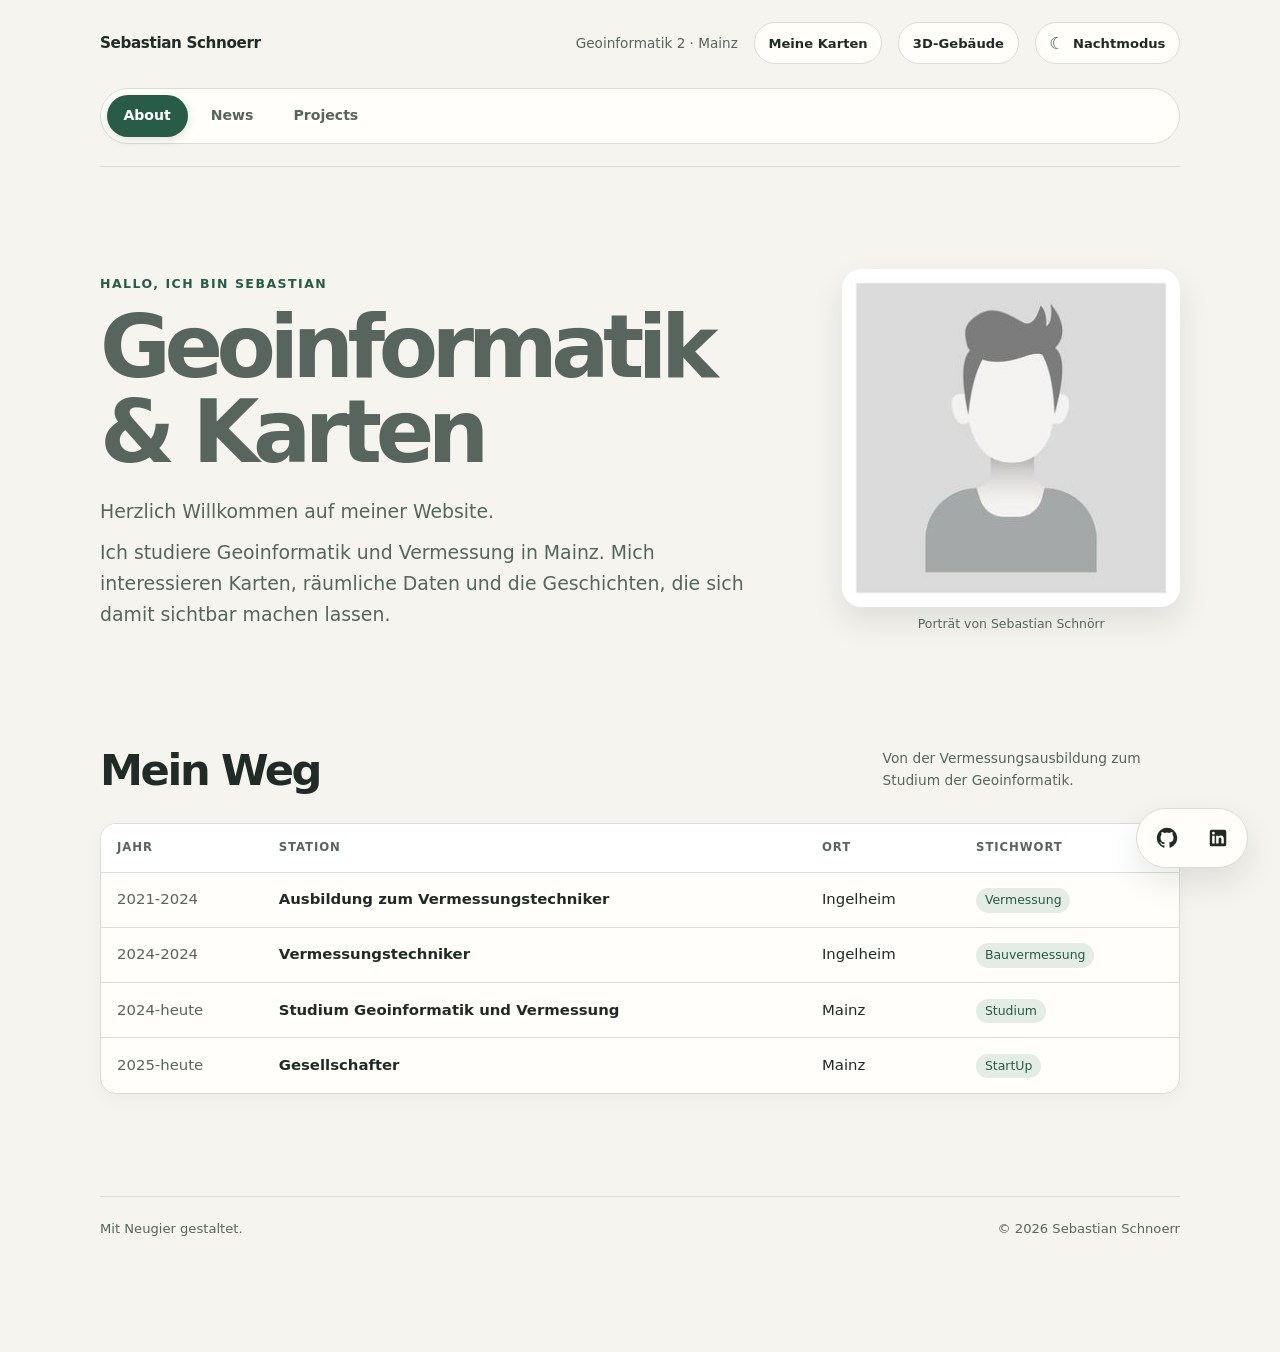
<file: index.html>
<!doctype html>
<html lang="de">
<head>
  <meta charset="utf-8">
  <meta name="viewport" content="width=device-width, initial-scale=1">
  <meta name="theme-color" content="#f5f4ef">
  <meta name="description" content="Die persönliche Startseite von Sebastian Schnoerr – Geoinformatik, Karten und Entdeckungen.">
  <title>Sebastian Schnoerr — Geoinformatik &amp; Karten</title>
  <link rel="stylesheet" href="style.css">
  <script src="script.js" defer></script>
</head>
<body>
  <div class="page">
    <header class="site-header">
      <a class="wordmark" href="#start">Sebastian Schnoerr</a>
      <div class="header-actions">
        <p class="header-note">Geoinformatik 2 · Mainz</p>
        <a class="maps-link" href="maps.html">Meine Karten</a>
        <a class="maps-link" href="buildings.html">3D-Gebäude</a>
        <button class="theme-toggle" id="theme-toggle" type="button" aria-label="Zum Nachtmodus wechseln" aria-pressed="false">
          <span class="theme-toggle-icon" aria-hidden="true">☾</span>
          <span class="theme-toggle-label">Nachtmodus</span>
        </button>
      </div>
      <nav class="tabs" role="tablist" aria-label="Hauptnavigation">
        <button class="tab is-active" id="tab-about" type="button" role="tab" aria-selected="true" aria-controls="panel-about" tabindex="0">About</button>
        <button class="tab" id="tab-news" type="button" role="tab" aria-selected="false" aria-controls="panel-news" tabindex="-1">News</button>
        <button class="tab" id="tab-projects" type="button" role="tab" aria-selected="false" aria-controls="panel-projects" tabindex="-1">Projects</button>
      </nav>
    </header>

    <main id="start">
        <section class="tab-panel is-active" id="panel-about" role="tabpanel" aria-labelledby="tab-about" tabindex="0">
          <section class="intro" aria-labelledby="intro-title">
            <div class="intro-copy">
              <p class="eyebrow">Hallo, ich bin Sebastian</p>
              <h1 id="intro-title">Geoinformatik &amp; Karten</h1>
              <p>Herzlich Willkommen auf meiner Website.</p>
              <p>Ich studiere Geoinformatik und Vermessung in Mainz. Mich interessieren Karten, räumliche Daten und die Geschichten, die sich damit sichtbar machen lassen.</p>
            </div>
            <figure class="portrait">
              <img src="assetsme.jpg" alt="Porträt von Sebastian Schnörr" width="640" height="480">
              <figcaption>Porträt von Sebastian Schnörr</figcaption>
            </figure>
          </section>
          <div class="section-heading">
            <h2 id="stations-title">Mein Weg</h2>
            <p class="section-aside">Von der Vermessungsausbildung zum Studium der Geoinformatik.</p>
          </div>
          <div class="table-wrap">
            <table>
              <thead>
                <tr>
                  <th scope="col">Jahr</th>
                  <th scope="col">Station</th>
                  <th scope="col">Ort</th>
                  <th scope="col">Stichwort</th>
                </tr>
              </thead>
              <tbody>
                <tr><td>2021-2024</td><td>Ausbildung zum Vermessungstechniker</td><td>Ingelheim</td><td><span class="tag">Vermessung</span></td></tr>
                <tr><td>2024-2024</td><td>Vermessungstechniker</td><td>Ingelheim</td><td><span class="tag">Bauvermessung</span></td></tr>
                <tr><td>2024-heute</td><td>Studium Geoinformatik und Vermessung</td><td>Mainz</td><td><span class="tag">Studium</span></td></tr>
                <tr><td>2025-heute</td><td>Gesellschafter</td><td>Mainz</td><td><span class="tag">StartUp</span></td></tr>
              </tbody>
            </table>
          </div>
        </section>

        <section class="tab-panel" id="panel-news" role="tabpanel" aria-labelledby="tab-news" tabindex="0" hidden>
          <div class="section-heading">
            <div>
              <p class="eyebrow">Aktuelles</p>
              <h2>News</h2>
            </div>
            <p class="section-aside">Neuigkeiten aus Ausbildung, Studium und Beruf.</p>
          </div>
          <div class="news-list" id="news-list" aria-live="polite" aria-busy="true">
            <p class="news-status">News werden geladen …</p>
          </div>
        </section>

        <section class="tab-panel" id="panel-projects" role="tabpanel" aria-labelledby="tab-projects" tabindex="0" hidden>
          <div class="section-heading">
            <div>
              <p class="eyebrow">Ausprobieren &amp; Gestalten</p>
              <h2>Projects</h2>
            </div>
            <p class="section-aside">Fiktive Projektideen als Ausblick auf eigene Web-Maps und Webseiten.</p>
          </div>
          <div class="gallery">
            <article class="card project-card">
              <div class="project-visual project-visual-routes" aria-hidden="true"><span>49.99° N</span><span class="map-pin">●</span></div>
              <div class="card-copy">
                <p class="project-type">Fiktives Web-Map-Konzept</p>
                <h3>Mainz Grünwege</h3>
                <p>Eine interaktive Karte mit schattigen Spazierwegen, Parks und ruhigen Plätzen in Mainz.</p>
              </div>
            </article>
            <article class="card project-card">
              <div class="project-visual project-visual-elevation" aria-hidden="true"><span>Höhenprofil</span><span class="elevation-line"></span></div>
              <div class="card-copy">
                <p class="project-type">Fiktives Web-Map-Konzept</p>
                <h3>Rheinhessen in Höhenlinien</h3>
                <p>Eine explorative Webkarte, die Geländehöhen und Landschaftsformen der Region erfahrbar macht.</p>
              </div>
            </article>
            <article class="card project-card">
              <div class="project-visual project-visual-campus" aria-hidden="true"><span>Campus Mainz</span><span class="campus-blocks">▦ ▦ ▦</span></div>
              <div class="card-copy">
                <p class="project-type">Fiktive Webseite</p>
                <h3>GeoCampus</h3>
                <p>Ein kompakter Campus-Finder mit barrierearmen Wegen, Gebäuden und wichtigen Anlaufstellen.</p>
              </div>
            </article>
          </div>
        </section>
    </main>

    <footer class="site-footer">
      <p>Mit Neugier gestaltet.</p>
      <p>© <span>2026</span> Sebastian Schnoerr</p>
    </footer>
  </div>
  <nav class="contact-links" aria-label="Kontakt und externe Profile">
    <a href="https://github.com/" target="_blank" rel="noopener noreferrer" aria-label="GitHub öffnen" title="GitHub">
      <svg viewBox="0 0 24 24" aria-hidden="true" focusable="false">
        <path d="M12 .9a11.1 11.1 0 0 0-3.51 21.63c.56.1.76-.24.76-.54v-2.08c-3.1.67-3.76-1.32-3.76-1.32-.5-1.29-1.24-1.63-1.24-1.63-1.01-.69.08-.68.08-.68 1.12.08 1.71 1.15 1.71 1.15 1 1.7 2.62 1.21 3.26.92.1-.72.39-1.21.71-1.49-2.47-.28-5.07-1.24-5.07-5.52 0-1.22.44-2.22 1.15-3-.12-.29-.5-1.43.11-2.98 0 0 .94-.3 3.05 1.14a10.6 10.6 0 0 1 5.55 0c2.12-1.44 3.05-1.14 3.05-1.14.61 1.55.23 2.69.11 2.98.72.78 1.15 1.78 1.15 3.01 0 4.29-2.61 5.23-5.1 5.5.4.35.76 1.02.76 2.06v3.08c0 .3.2.65.77.54A11.1 11.1 0 0 0 12 .9Z"/>
      </svg>
    </a>
    <a href="https://www.linkedin.com/" target="_blank" rel="noopener noreferrer" aria-label="LinkedIn öffnen" title="LinkedIn">
      <svg viewBox="0 0 24 24" aria-hidden="true" focusable="false">
        <path d="M19 3H5a2 2 0 0 0-2 2v14a2 2 0 0 0 2 2h14a2 2 0 0 0 2-2V5a2 2 0 0 0-2-2ZM8.34 18H5.67V9.42h2.67ZM7 8.25a1.55 1.55 0 1 1 .02-3.1 1.55 1.55 0 0 1-.02 3.1ZM18.33 18h-2.66v-4.18c0-1-.02-2.29-1.4-2.29-1.4 0-1.62 1.1-1.62 2.22V18H9.99V9.42h2.55v1.17h.04a2.8 2.8 0 0 1 2.52-1.39c2.7 0 3.23 1.78 3.23 4.1Z"/>
      </svg>
    </a>
  </nav>
</body>
</html>
</file>
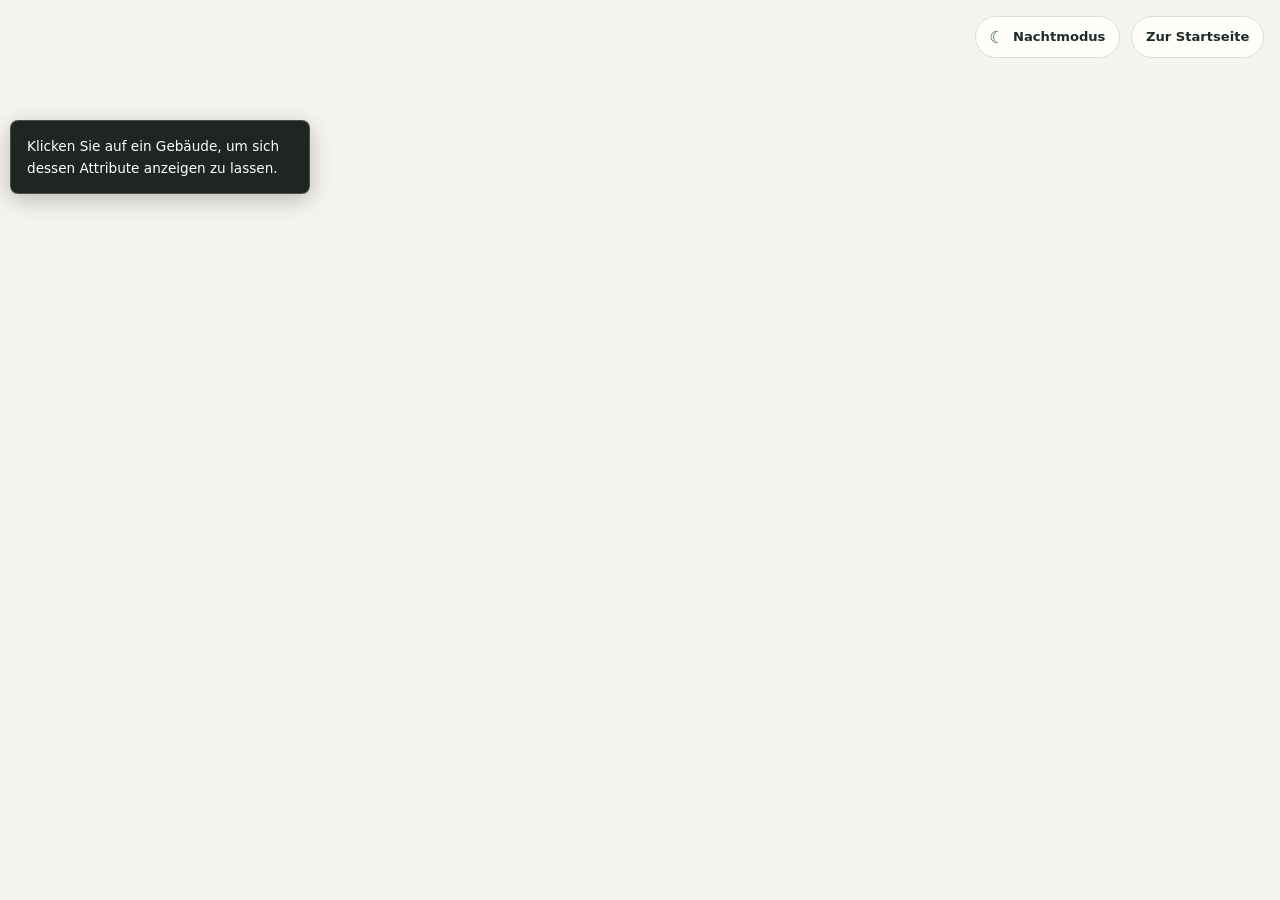
<file: buildings.html>
<!doctype html>
<html lang="de">
<head>
  <meta charset="utf-8">
  <meta name="viewport" content="width=device-width, initial-scale=1">
  <meta name="theme-color" content="#f5f4ef">
  <meta name="description" content="Interaktive 3D-Gebäudekarte auf Basis von basemap.de und LoD2-Gebäudedaten.">
  <title>3D-Gebäudekarte — Sebastian Schnoerr</title>
  <link rel="stylesheet" href="style.css">
  <link rel="stylesheet" href="https://cesium.com/downloads/cesiumjs/releases/1.137/Build/Cesium/Widgets/widgets.css">
  <script src="https://cesium.com/downloads/cesiumjs/releases/1.137/Build/Cesium/Cesium.js" defer></script>
  <script src="script.js" defer></script>
  <script src="buildings-map.js" defer></script>
</head>
<body class="building-view">
  <main id="cesiumContainer" aria-label="Interaktive 3D-Karte der Gebäude in Köln"></main>
  <a class="maps-link building-home-link" href="index.html">Zur Startseite</a>
  <button class="theme-toggle building-theme-toggle" id="theme-toggle" type="button" aria-label="Zum Nachtmodus wechseln" aria-pressed="false">
    <span class="theme-toggle-icon" aria-hidden="true">☾</span>
    <span class="theme-toggle-label">Nachtmodus</span>
  </button>
  <aside class="building-info" id="info" aria-live="polite" aria-label="Gebäudeinformationen">
    Klicken Sie auf ein Gebäude, um sich dessen Attribute anzeigen zu lassen.
  </aside>
</body>
</html>
</file>
<file: style.css>
:root {
  color-scheme: light;
  --paper: #f5f4ef;
  --surface: #fffefa;
  --surface-raised: #ffffff;
  --ink: #202b27;
  --muted: #58645e;
  --line: #d9ddd5;
  --accent: #285c49;
  --accent-soft: #e3ece5;
  --shadow: 0 14px 32px rgb(32 43 39 / 10%);
  --max-width: 1080px;
}

@media (prefers-color-scheme: dark) {
  :root:not([data-theme="light"]) {
    color-scheme: dark;
    --paper: #111815;
    --surface: #19221e;
    --surface-raised: #202b26;
    --ink: #edf3ef;
    --muted: #aab8b0;
    --line: #34423a;
    --accent: #91c8a9;
    --accent-soft: #293d32;
    --shadow: 0 16px 38px rgb(0 0 0 / 28%);
  }
}

:root[data-theme="night"] {
  color-scheme: dark;
  --paper: #111815;
  --surface: #19221e;
  --surface-raised: #202b26;
  --ink: #edf3ef;
  --muted: #aab8b0;
  --line: #34423a;
  --accent: #91c8a9;
  --accent-soft: #293d32;
  --shadow: 0 16px 38px rgb(0 0 0 / 28%);
}

:root,
body,
.table-wrap,
.card,
.tab,
.theme-toggle {
  transition: background-color 220ms ease, color 220ms ease, border-color 220ms ease;
}

*,
*::before,
*::after {
  box-sizing: border-box;
}

html {
  scroll-behavior: smooth;
}

body {
  margin: 0;
  padding-bottom: 5rem;
  background: var(--paper);
  color: var(--ink);
  font-family: Inter, ui-sans-serif, system-ui, -apple-system, BlinkMacSystemFont, "Segoe UI", sans-serif;
  font-size: 1rem;
  line-height: 1.65;
}

body.building-view {
  overflow: hidden;
  padding: 0;
}

body.building-view #cesiumContainer {
  position: fixed;
  inset: 0;
  width: 100%;
  height: 100%;
  padding: 0;
}

body.three-view {
  overflow: hidden;
  padding: 0;
  background: #101a26;
  color: #edf3ef;
}

.three-layout {
  position: fixed;
  inset: 0;
  display: grid;
  grid-template-columns: minmax(0, 1fr) 320px;
}

.three-scene {
  position: relative;
  min-width: 0;
  min-height: 0;
}

#three-map {
  position: absolute;
  inset: 0;
}

#three-map canvas {
  display: block;
  width: 100%;
  height: 100%;
  cursor: grab;
}

#three-map canvas:active {
  cursor: grabbing;
}

.three-sidebar {
  z-index: 1;
  overflow-y: auto;
  padding: clamp(1.25rem, 3vw, 2rem);
  border-left: 1px solid rgb(212 232 242 / 14%);
  background: #141f2c;
  box-shadow: -12px 0 32px rgb(0 0 0 / 18%);
}

.three-sidebar .eyebrow {
  color: #8fc5d8;
}

.three-sidebar h1 {
  margin-bottom: 0.8rem;
  font-size: clamp(2rem, 4vw, 2.8rem);
}

.three-sidebar h2 {
  margin-bottom: 0.8rem;
  font-size: 1.1rem;
}

.three-description,
.three-status {
  color: #b6c3cc;
  font-size: 0.9rem;
}

.three-status {
  min-height: 3.3rem;
  margin-block: 1.25rem;
  padding: 0.8rem;
  border-left: 3px solid #f3c969;
  border-radius: 0 0.45rem 0.45rem 0;
  background: #1d2a37;
}

.three-stops ol {
  display: grid;
  gap: 0.45rem;
  margin: 0;
  padding: 0;
  list-style: none;
}

.three-stops button {
  width: 100%;
  padding: 0.7rem 0.8rem;
  border: 1px solid #344654;
  border-radius: 0.55rem;
  background: #1a2733;
  color: #edf3ef;
  font: inherit;
  text-align: left;
  cursor: pointer;
  transition: background-color 160ms ease, border-color 160ms ease;
}

.three-stops button:hover,
.three-stops button[aria-pressed="true"] {
  border-color: #f3c969;
  background: #293746;
}

.three-stops button:focus-visible,
.three-button:focus-visible {
  outline: 3px solid #8fc5d8;
  outline-offset: 3px;
}

.three-attribution {
  margin-top: 1.5rem;
  color: #a7b7c1;
  font-size: 0.75rem;
}

.three-attribution a {
  color: #a8d8e8;
}

.three-home-link {
  position: absolute;
  z-index: 2;
  top: 1rem;
  left: 1rem;
  border: 0;
  background: #141f2c;
  color: #edf3ef;
}

.three-controls {
  position: absolute;
  bottom: 1.25rem;
  left: 1.25rem;
  display: grid;
  gap: 0.35rem;
  max-width: min(28rem, calc(100% - 2.5rem));
  color: #d1dee5;
  font-size: 0.78rem;
  text-shadow: 0 1px 4px #000;
}

.three-controls p {
  margin: 0;
}

.three-button {
  width: fit-content;
  padding: 0.55rem 0.8rem;
  border: 1px solid #526879;
  border-radius: 0.5rem;
  background: #172532;
  color: #edf3ef;
  font: inherit;
  cursor: pointer;
}

.three-button:hover {
  border-color: #8fc5d8;
  background: #223746;
}

a {
  color: var(--accent);
  text-underline-offset: 0.2em;
}

a:focus-visible {
  outline: 3px solid #bd6c2e;
  outline-offset: 4px;
  border-radius: 2px;
}

.page {
  width: min(calc(100% - 3rem), var(--max-width));
  margin-inline: auto;
}

.site-header {
  display: flex;
  flex-wrap: wrap;
  align-items: center;
  justify-content: space-between;
  gap: 1.5rem;
  padding-block: 1.4rem;
  border-bottom: 1px solid var(--line);
}

.header-actions {
  display: flex;
  align-items: center;
  justify-content: flex-end;
  gap: 1rem;
}

.wordmark {
  color: var(--ink);
  font-size: 0.95rem;
  font-weight: 750;
  letter-spacing: -0.025em;
  text-decoration: none;
}

.header-note {
  margin: 0;
  color: var(--muted);
  font-size: 0.85rem;
}

.maps-link {
  display: inline-flex;
  min-height: 42px;
  align-items: center;
  padding: 0.55rem 0.85rem;
  border: 1px solid var(--line);
  border-radius: 999px;
  background: var(--surface);
  color: var(--ink);
  font-size: 0.82rem;
  font-weight: 700;
  text-decoration: none;
  transition: background-color 160ms ease, border-color 160ms ease, color 160ms ease;
}

.maps-link:hover {
  border-color: var(--accent);
  background: var(--accent-soft);
  color: var(--accent);
}

.building-home-link,
.building-theme-toggle {
  position: fixed;
  z-index: 3;
  top: 1rem;
}

.building-home-link {
  right: 1rem;
}

.building-theme-toggle {
  right: 10rem;
}

.building-info {
  position: fixed;
  z-index: 2;
  top: 120px;
  left: 10px;
  width: min(300px, calc(100vw - 20px));
  max-height: min(55vh, 480px);
  overflow: auto;
  padding: 0.85rem 1rem;
  border: 1px solid rgb(255 255 255 / 20%);
  border-radius: 0.5rem;
  background: rgb(17 24 21 / 94%);
  color: #fff;
  box-shadow: 0 6px 24px rgb(0 0 0 / 24%);
  font-size: 0.85rem;
}

.building-info dl {
  display: grid;
  grid-template-columns: minmax(0, 1fr) minmax(0, 1.2fr);
  gap: 0.3rem 0.8rem;
  margin: 0.7rem 0 0;
}

.building-info dt {
  color: #b7d9c3;
  font-weight: 700;
  overflow-wrap: anywhere;
}

.building-info dd {
  margin: 0;
  overflow-wrap: anywhere;
}

.theme-toggle {
  display: inline-flex;
  align-items: center;
  gap: 0.55rem;
  min-height: 42px;
  padding: 0.55rem 0.85rem;
  border: 1px solid var(--line);
  border-radius: 999px;
  background: var(--surface);
  color: var(--ink);
  font: inherit;
  font-size: 0.82rem;
  font-weight: 700;
  cursor: pointer;
}

.theme-toggle:hover {
  border-color: var(--accent);
  background: var(--accent-soft);
}

.theme-toggle:focus-visible,
.tab:focus-visible,
.maps-link:focus-visible {
  outline: 3px solid var(--accent);
  outline-offset: 3px;
}

.theme-toggle-icon {
  color: var(--accent);
  font-size: 1.05rem;
  line-height: 1;
}

main {
  padding-block: clamp(3rem, 8vw, 6.5rem);
}

.intro {
  display: grid;
  grid-template-columns: minmax(0, 1.45fr) minmax(220px, 0.75fr);
  align-items: center;
  gap: clamp(2.5rem, 7vw, 6rem);
  padding-bottom: clamp(4rem, 9vw, 7rem);
}

.eyebrow {
  margin: 0 0 1rem;
  color: var(--accent);
  font-size: 0.78rem;
  font-weight: 750;
  letter-spacing: 0.12em;
  text-transform: uppercase;
}

h1,
h2,
h3,
p {
  margin-top: 0;
}

h1 {
  max-width: 12ch;
  margin-bottom: 1.25rem;
  font-size: clamp(2.8rem, 7vw, 5.4rem);
  font-weight: 720;
  letter-spacing: -0.075em;
  line-height: 0.99;
}

.intro-copy {
  max-width: 59ch;
  color: var(--muted);
  font-size: clamp(1.05rem, 1.5vw, 1.18rem);
}

.intro-copy p {
  margin-bottom: 0.65rem;
}

.intro-copy p:last-child {
  margin-bottom: 0;
}

.portrait {
  margin: 0;
}

.portrait img {
  display: block;
  width: 100%;
  height: auto;
  aspect-ratio: 1 / 1;
  object-fit: cover;
  border-radius: 1.25rem;
  box-shadow: var(--shadow);
}

.portrait figcaption {
  padding-top: 0.45rem;
  color: var(--muted);
  font-size: 0.78rem;
  text-align: center;
}

.content-section {
  padding-block: clamp(3.5rem, 7vw, 5.5rem);
  border-top: 1px solid var(--line);
}

.tabs {
  display: flex;
  gap: 0.4rem;
  width: fit-content;
  max-width: 100%;
  flex: 0 0 100%;
  margin-bottom: 0;
  padding: 0.35rem;
  border: 1px solid var(--line);
  border-radius: 999px;
  background: var(--surface);
}

.tab {
  min-height: 42px;
  padding: 0.55rem 1.05rem;
  border: 0;
  border-radius: 999px;
  background: transparent;
  color: var(--muted);
  font: inherit;
  font-size: 0.88rem;
  font-weight: 700;
  white-space: nowrap;
  cursor: pointer;
}

.tab:hover {
  color: var(--ink);
}

.tab.is-active {
  background: var(--accent);
  color: #fff;
  box-shadow: 0 3px 10px rgb(32 43 39 / 14%);
}

.tab-panel[hidden] {
  display: none;
}

.tab-panel.is-active {
  animation: panel-enter 260ms ease both;
}

.tab-panel > .section-heading {
  margin-bottom: 1.75rem;
}

@keyframes panel-enter {
  from {
    opacity: 0;
    transform: translateY(8px);
  }
  to {
    opacity: 1;
    transform: translateY(0);
  }
}

.section-heading {
  display: flex;
  align-items: end;
  justify-content: space-between;
  gap: 2rem;
  margin-bottom: 1.75rem;
}

h2 {
  margin-bottom: 0;
  font-size: clamp(1.8rem, 4vw, 2.7rem);
  letter-spacing: -0.055em;
  line-height: 1.1;
}

.section-aside {
  max-width: 34ch;
  margin-bottom: 0.15rem;
  color: var(--muted);
  font-size: 0.86rem;
}

.news-list {
  display: grid;
  gap: 1rem;
  max-width: 780px;
}

.news-status {
  margin: 0;
  color: var(--muted);
}

.news-card {
  padding: clamp(1.2rem, 3vw, 1.8rem);
  border: 1px solid var(--line);
  border-left: 4px solid var(--accent);
  border-radius: 0.9rem;
  background: var(--surface);
  box-shadow: 0 4px 16px rgb(32 43 39 / 4%);
}

.news-card h3 {
  margin-bottom: 0.45rem;
  font-size: 1.15rem;
  letter-spacing: -0.025em;
}

.news-card > p:last-child {
  max-width: 65ch;
  margin-bottom: 0;
  color: var(--muted);
}

.news-date,
.project-type {
  margin-bottom: 0.55rem;
  color: var(--accent);
  font-size: 0.75rem;
  font-weight: 750;
  letter-spacing: 0.08em;
  text-transform: uppercase;
}

.table-wrap {
  overflow-x: auto;
  border: 1px solid var(--line);
  border-radius: 1rem;
  background: var(--surface);
  box-shadow: 0 5px 18px rgb(32 43 39 / 4%);
}

table {
  width: 100%;
  border-collapse: collapse;
  text-align: left;
}

th,
td {
  padding: 0.9rem 1rem;
  border-bottom: 1px solid var(--line);
  vertical-align: top;
}

th {
  color: var(--muted);
  font-size: 0.73rem;
  font-weight: 750;
  letter-spacing: 0.08em;
  text-transform: uppercase;
  background: var(--surface-raised);
}

td {
  font-size: 0.93rem;
}

tbody tr:last-child td {
  border-bottom: 0;
}

tbody tr {
  transition: background-color 160ms ease;
}

tbody tr:hover {
  background: var(--accent-soft);
}

td:first-child {
  width: 15%;
  color: var(--muted);
  font-variant-numeric: tabular-nums;
  white-space: nowrap;
}

td:nth-child(2) {
  font-weight: 650;
}

.tag {
  display: inline-block;
  padding: 0.12rem 0.55rem;
  border-radius: 999px;
  background: var(--accent-soft);
  color: var(--accent);
  font-size: 0.78rem;
  white-space: nowrap;
}

.gallery {
  display: grid;
  grid-template-columns: repeat(auto-fit, minmax(min(100%, 250px), 1fr));
  gap: 1.1rem;
}

.card {
  display: flex;
  min-width: 0;
  flex-direction: column;
  overflow: hidden;
  border: 1px solid var(--line);
  border-radius: 1rem;
  background: var(--surface);
  color: inherit;
  text-decoration: none;
  box-shadow: 0 4px 16px rgb(32 43 39 / 4%);
  transition: transform 180ms ease, box-shadow 180ms ease, border-color 180ms ease;
}

.card:hover {
  transform: translateY(-5px);
  border-color: var(--accent);
  box-shadow: var(--shadow);
}

.card:focus-visible {
  outline: 3px solid var(--accent);
  outline-offset: 4px;
}

.card img {
  display: block;
  width: 100%;
  aspect-ratio: 5 / 3;
  background: var(--accent-soft);
  object-fit: cover;
}

.card-copy {
  padding: 1.1rem 1.15rem 1.25rem;
}

.card h3 {
  margin-bottom: 0.35rem;
  font-size: 1.08rem;
  letter-spacing: -0.025em;
}

.card p {
  margin-bottom: 0;
  color: var(--muted);
  font-size: 0.88rem;
}

.card-link {
  display: inline-block;
  margin-top: 0.8rem;
  font-size: 0.82rem;
  font-weight: 700;
  color: var(--accent);
}

.project-card {
  cursor: default;
}

.project-visual {
  position: relative;
  display: flex;
  min-height: 190px;
  align-items: flex-start;
  justify-content: space-between;
  overflow: hidden;
  padding: 1rem;
  color: #f4f7f3;
  font-size: 0.8rem;
  font-weight: 750;
  letter-spacing: 0.04em;
}

.project-visual-routes {
  background-color: #3c6854;
  background-image:
    radial-gradient(ellipse at 70% 25%, transparent 0 18%, rgb(222 238 215 / 50%) 18.3% 18.8%, transparent 19.1% 34%, rgb(222 238 215 / 36%) 34.3% 34.8%, transparent 35.1%),
    linear-gradient(135deg, transparent 46%, rgb(247 220 157 / 85%) 46.5% 48%, transparent 48.5%),
    repeating-linear-gradient(35deg, transparent 0 22px, rgb(237 246 225 / 15%) 23px 25px);
}

.project-visual-elevation {
  flex-direction: column;
  background: linear-gradient(165deg, #597b72, #29483f 68%, #243a33);
}

.project-visual-campus {
  flex-direction: column;
  background-color: #526d80;
  background-image:
    linear-gradient(30deg, transparent 46%, rgb(237 228 192 / 45%) 47% 49%, transparent 50%),
    linear-gradient(145deg, transparent 42%, rgb(226 236 226 / 28%) 43% 45%, transparent 46%),
    repeating-linear-gradient(0deg, transparent 0 30px, rgb(237 246 248 / 13%) 31px 33px);
}

.map-pin {
  position: absolute;
  top: 44%;
  left: 60%;
  color: #f6c76e;
  font-size: 2rem;
  text-shadow: 0 2px 8px rgb(0 0 0 / 35%);
}

.elevation-line {
  width: 100%;
  height: 90px;
  margin-top: 0.5rem;
  background: linear-gradient(160deg, transparent 0 31%, #c5d49d 31.5% 33%, transparent 33.5% 44%, #d9cd8d 44.5% 46%, transparent 46.5% 58%, #e7c37d 58.5% 60%, transparent 60.5%);
}

.campus-blocks {
  align-self: flex-end;
  margin-top: 1.3rem;
  color: #e2e9d4;
  font-size: 2.5rem;
  letter-spacing: 0.35rem;
}

.site-footer {
  display: flex;
  justify-content: space-between;
  gap: 1rem;
  padding-block: 1.3rem 2rem;
  border-top: 1px solid var(--line);
  color: var(--muted);
  font-size: 0.82rem;
}

.site-footer p {
  margin: 0;
}

.maps-main {
  padding-block: clamp(2.5rem, 6vw, 4.5rem);
}

.maps-intro {
  max-width: 66ch;
  margin-bottom: clamp(2rem, 5vw, 3.5rem);
}

.maps-intro h1 {
  margin-bottom: 0.8rem;
}

.maps-intro > p:last-child {
  margin-bottom: 0;
  color: var(--muted);
}

.map-gallery {
  display: grid;
  grid-template-columns: repeat(auto-fit, minmax(min(100%, 440px), 1fr));
  gap: 1.25rem;
}

.map-card {
  min-width: 0;
  overflow: hidden;
  margin: 0;
  border: 1px solid var(--line);
  border-radius: 1rem;
  background: var(--surface);
  box-shadow: 0 5px 18px rgb(32 43 39 / 6%);
}

.map-card iframe {
  display: block;
  width: 100%;
  height: clamp(340px, 48vw, 500px);
  border: 0;
  background: var(--paper);
}

.map-card figcaption {
  padding: 1.1rem 1.25rem 1.25rem;
}

.map-card h2 {
  margin-bottom: 0.45rem;
  font-size: 1.2rem;
}

.map-card p {
  margin-bottom: 0.7rem;
  color: var(--muted);
  font-size: 0.9rem;
}

.map-card figcaption > a {
  font-size: 0.85rem;
  font-weight: 700;
}

.library-note {
  margin-top: clamp(3rem, 7vw, 5rem);
  padding: clamp(1.25rem, 3vw, 2rem);
  border: 1px solid var(--line);
  border-radius: 1rem;
  background: var(--surface);
}

.library-note h2 {
  margin-bottom: 0.6rem;
}

.library-note > p:not(.eyebrow) {
  max-width: 65ch;
  margin-bottom: 1rem;
  color: var(--muted);
}

.kepler-files {
  display: grid;
  grid-template-columns: repeat(auto-fit, minmax(min(100%, 320px), 1fr));
  gap: 1.25rem;
  margin-block: 2rem 3rem;
}

.kepler-file {
  margin: 0;
}

.kepler-file-copy {
  padding: clamp(1.25rem, 3vw, 1.8rem);
}

.kepler-file h2 {
  margin-bottom: 0.55rem;
  font-size: 1.35rem;
}

.kepler-file-copy > p:not(.eyebrow) {
  min-height: 4.5rem;
  margin-bottom: 1rem;
  color: var(--muted);
  font-size: 0.9rem;
}

.kepler-steps {
  max-width: 780px;
  padding: clamp(1.25rem, 3vw, 2rem);
  border: 1px solid var(--line);
  border-radius: 1rem;
  background: var(--surface);
}

.kepler-steps h2 {
  margin-bottom: 1rem;
  font-size: clamp(1.4rem, 3vw, 1.8rem);
}

.kepler-steps ol {
  display: grid;
  gap: 0.8rem;
  padding-left: 1.3rem;
}

.kepler-steps li {
  padding-left: 0.25rem;
}

.kepler-steps .section-aside {
  margin: 1rem 0 0;
}

.contact-links {
  position: fixed;
  right: clamp(1rem, 3vw, 2rem);
  bottom: clamp(1rem, 3vw, 2rem);
  z-index: 10;
  display: flex;
  gap: 0.45rem;
  padding: 0.45rem;
  border: 1px solid var(--line);
  border-radius: 999px;
  background: var(--surface);
  box-shadow: var(--shadow);
}

.contact-links a {
  display: grid;
  width: 44px;
  height: 44px;
  place-items: center;
  border-radius: 50%;
  color: var(--ink);
  transition: background-color 160ms ease, color 160ms ease, transform 160ms ease;
}

.contact-links a:hover {
  transform: translateY(-2px);
  background: var(--accent-soft);
  color: var(--accent);
}

.contact-links a:focus-visible {
  outline: 3px solid var(--accent);
  outline-offset: 2px;
}

.contact-links svg {
  display: block;
  width: 22px;
  height: 22px;
  fill: currentColor;
}

@media (max-width: 720px) {
  .three-layout {
    grid-template-columns: minmax(0, 1fr);
    grid-template-rows: minmax(0, 1fr) minmax(220px, 38vh);
  }

  .three-sidebar {
    border-top: 1px solid rgb(212 232 242 / 14%);
    border-left: 0;
    padding: 1rem 1.25rem;
  }

  .three-sidebar h1 {
    font-size: 1.9rem;
  }

  .page {
    width: min(calc(100% - 2rem), var(--max-width));
  }

  .intro {
    grid-template-columns: minmax(0, 1fr) minmax(130px, 0.55fr);
    gap: 1.5rem;
  }

  .header-actions {
    gap: 0.65rem;
  }
}

@media (max-width: 480px) {
  .three-layout {
    grid-template-rows: minmax(0, 58dvh) minmax(0, 42dvh);
  }

  .site-header {
    align-items: flex-start;
  }

  .header-actions {
    flex-direction: column;
    align-items: flex-end;
    gap: 0.5rem;
  }

  .header-note {
    max-width: 13ch;
    text-align: right;
  }

  .building-home-link,
  .building-theme-toggle {
    top: 0.65rem;
  }

  .building-home-link {
    right: 0.65rem;
  }

  .building-theme-toggle {
    right: auto;
    left: 3.5rem;
  }

  .intro {
    grid-template-columns: 1fr;
  }

  .portrait {
    width: min(68%, 250px);
    margin-inline: auto;
  }

  .section-heading {
    align-items: start;
    flex-direction: column;
    gap: 0.7rem;
  }

  .tab {
    flex: 1;
    padding-inline: 0.6rem;
    font-size: 0.78rem;
  }

  th,
  td {
    padding: 0.75rem 0.65rem;
  }

  th {
    font-size: 0.65rem;
  }

  td {
    font-size: 0.83rem;
  }

  .tag {
    white-space: normal;
  }

  .site-footer {
    flex-direction: column;
    gap: 0.25rem;
  }
}

@media (prefers-reduced-motion: reduce) {
  *,
  *::before,
  *::after {
    scroll-behavior: auto !important;
    transition-duration: 0.01ms !important;
    animation-duration: 0.01ms !important;
    animation-iteration-count: 1 !important;
  }
}
</file>
